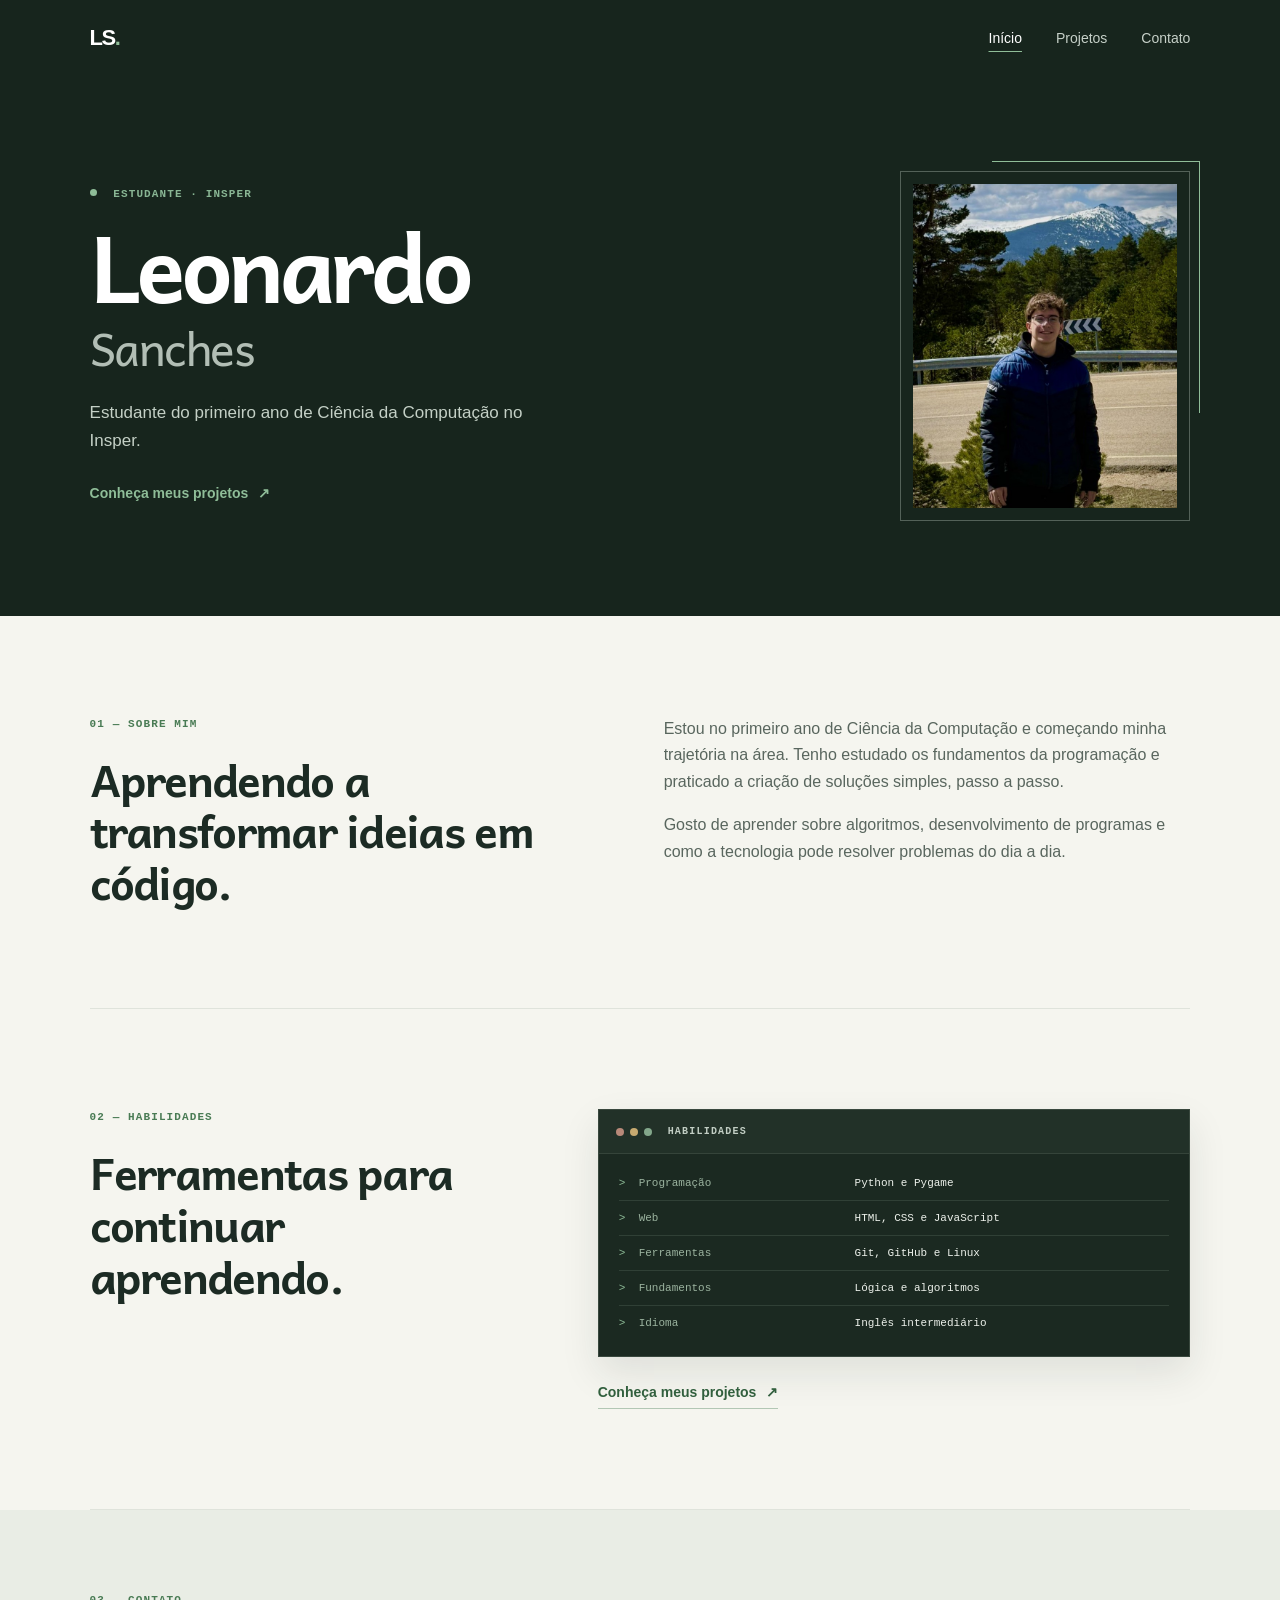
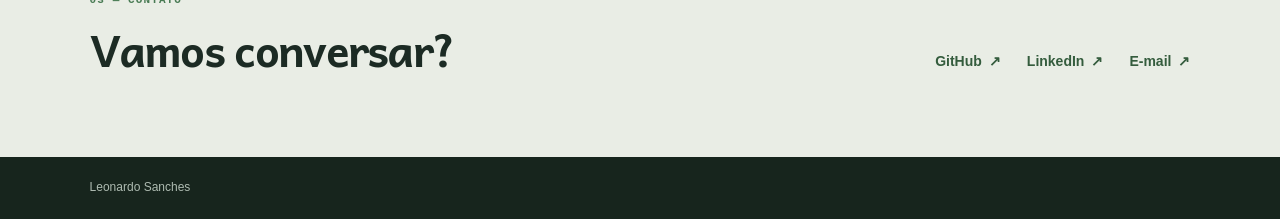
<file: index.html>
<!DOCTYPE html>
<html lang="pt-BR">
<head>
    <meta charset="UTF-8">
    <meta name="viewport" content="width=device-width, initial-scale=1.0">
    <meta name="description" content="Portfólio de Leonardo Sanches, estudante de Ciência da Computação no Insper.">
    <title>Leonardo Sanches — Portfólio</title>
    <link rel="stylesheet" href="style.css">
</head>
<body>
    <header class="site-header">
        <nav class="navigation" aria-label="Navegação principal">
            <a class="wordmark" href="index.html" aria-label="Leonardo Sanches, página inicial">LS<span>.</span></a>
            <ul class="navigation-links">
                <li><a href="index.html" aria-current="page">Início</a></li>
                <li><a href="projetos.html">Projetos</a></li>
                <li><a href="#contato">Contato</a></li>
            </ul>
        </nav>
    </header>

    <main>
        <section class="hero">
            <div class="hero-content">
                <p class="eyebrow"><span class="status-dot"></span> ESTUDANTE · INSPER</p>
                <h1>Leonardo <span>Sanches</span></h1>
                <p class="hero-description">Estudante do primeiro ano de Ciência da Computação no Insper.</p>
                <a class="text-link hero-link" href="projetos.html">Conheça meus projetos <span aria-hidden="true">↗</span></a>
            </div>
            <div class="portrait-frame">
                <img src="fotos/foto.jpeg" alt="Retrato de Leonardo Sanches">
            </div>
        </section>

        <section class="content-section about-section" id="sobre">
            <div class="section-heading">
                <p class="section-label">01 — SOBRE MIM</p>
                <h2>Aprendendo a transformar ideias em código.</h2>
            </div>
            <div class="about-copy">
                <p>Estou no primeiro ano de Ciência da Computação e começando minha trajetória na área. Tenho estudado os fundamentos da programação e praticado a criação de soluções simples, passo a passo.</p>
                <p>Gosto de aprender sobre algoritmos, desenvolvimento de programas e como a tecnologia pode resolver problemas do dia a dia.</p>
            </div>
        </section>

        <section class="content-section skills-section" id="habilidades">
            <div class="section-heading">
                <p class="section-label">02 — HABILIDADES</p>
                <h2>Ferramentas para continuar aprendendo.</h2>
            </div>
            <div class="skills-content">
                <div class="terminal" aria-label="Habilidades de Leonardo">
                    <div class="terminal-header">
                        <div class="terminal-controls" aria-hidden="true">
                            <span></span>
                            <span></span>
                            <span></span>
                        </div>
                        <p>HABILIDADES</p>
                    </div>
                    <ul class="terminal-list">
                        <li><span class="terminal-prompt" aria-hidden="true">&gt;</span><span class="terminal-category">Programação</span><span class="terminal-value">Python e Pygame</span></li>
                        <li><span class="terminal-prompt" aria-hidden="true">&gt;</span><span class="terminal-category">Web</span><span class="terminal-value">HTML, CSS e JavaScript</span></li>
                        <li><span class="terminal-prompt" aria-hidden="true">&gt;</span><span class="terminal-category">Ferramentas</span><span class="terminal-value">Git, GitHub e Linux</span></li>
                        <li><span class="terminal-prompt" aria-hidden="true">&gt;</span><span class="terminal-category">Fundamentos</span><span class="terminal-value">Lógica e algoritmos</span></li>
                        <li><span class="terminal-prompt" aria-hidden="true">&gt;</span><span class="terminal-category">Idioma</span><span class="terminal-value">Inglês intermediário</span></li>
                    </ul>
                </div>
                <a class="text-link skills-link" href="projetos.html">Conheça meus projetos <span aria-hidden="true">↗</span></a>
            </div>
        </section>

        <section class="contact-section" id="contato">
            <div>
                <p class="section-label">03 — CONTATO</p>
                <h2>Vamos conversar?</h2>
            </div>
            <ul class="contact-links">
                <li><a href="https://github.com/SanchesLPS" target="_blank" rel="noopener noreferrer">GitHub <span aria-hidden="true">↗</span></a></li>
                <li><a href="https://www.linkedin.com/in/leonardo-parpinelli-sanches-85a419358" target="_blank" rel="noopener noreferrer">LinkedIn <span aria-hidden="true">↗</span></a></li>
                <li><a href="mailto:leoparpis@gmail.com">E-mail <span aria-hidden="true">↗</span></a></li>
            </ul>
        </section>
    </main>

    <footer class="site-footer">
        <p>Leonardo Sanches</p>
    </footer>
</body>
</html>
</file>
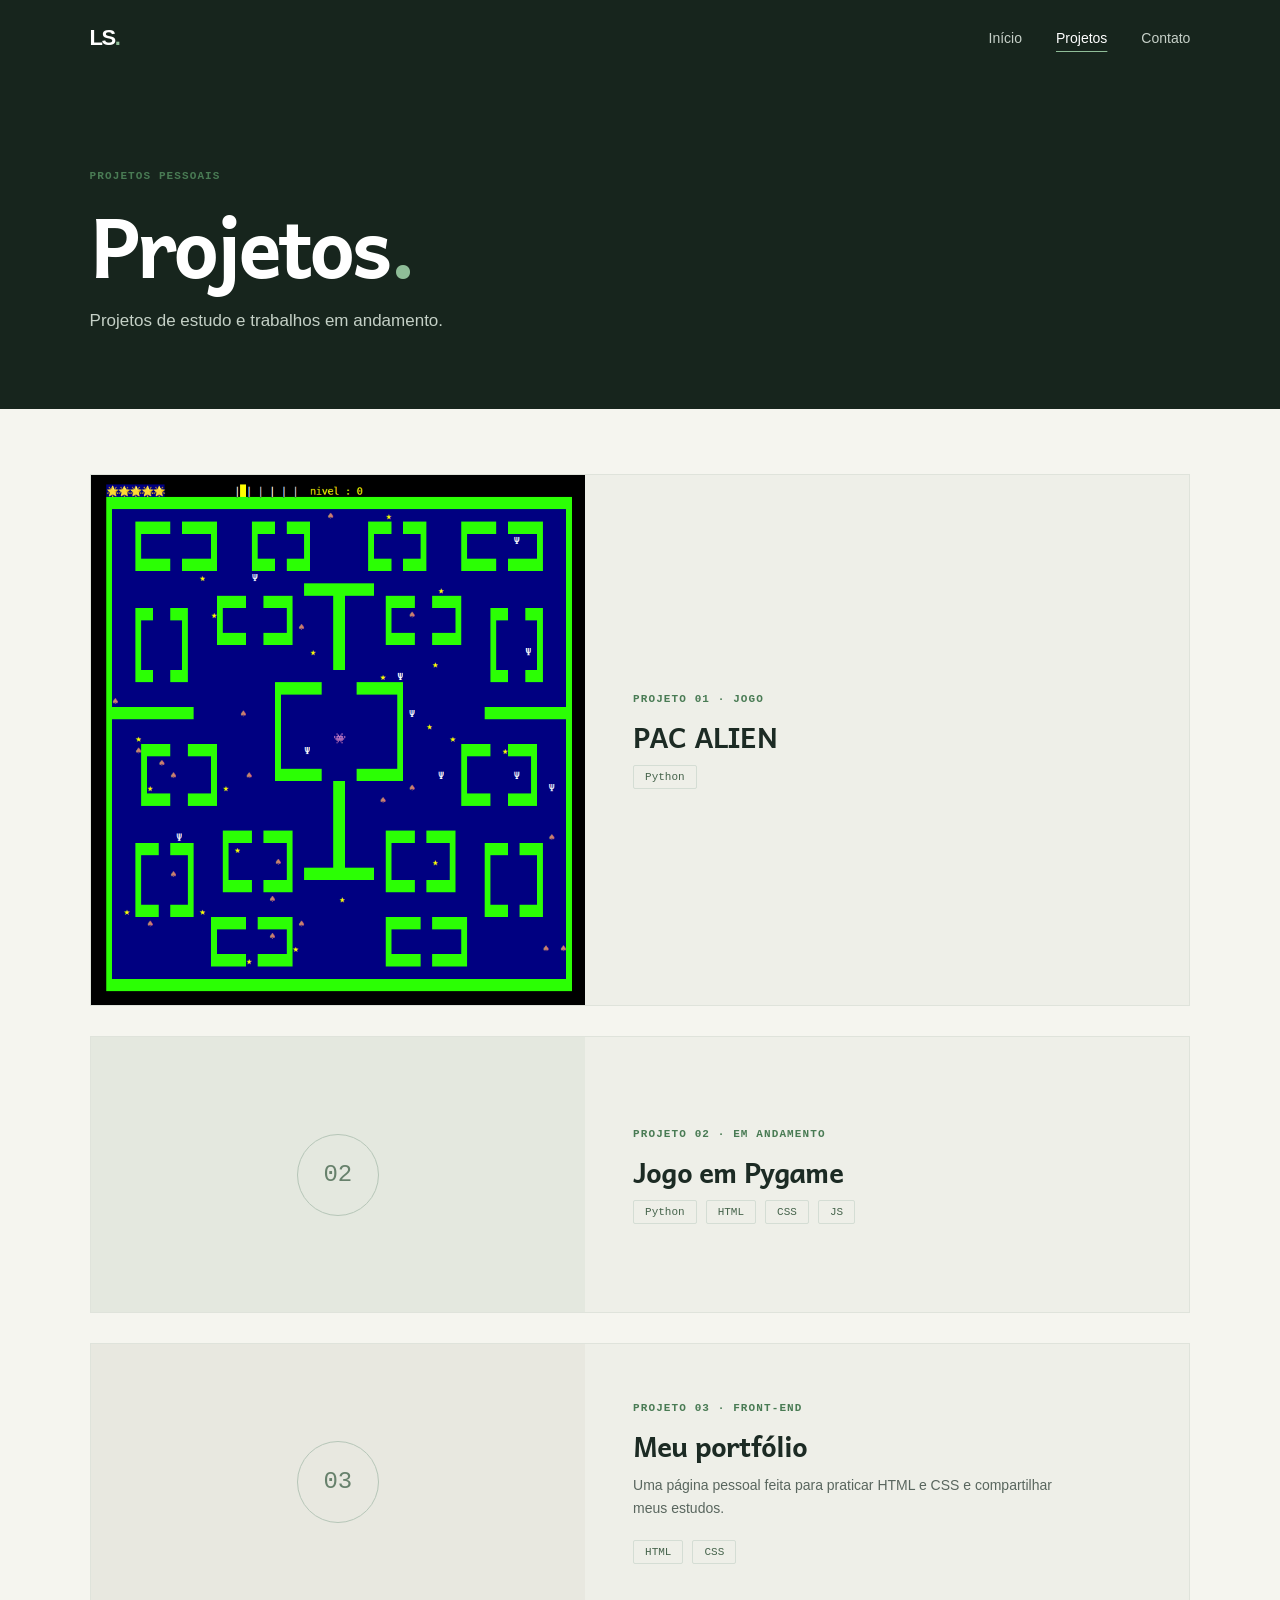
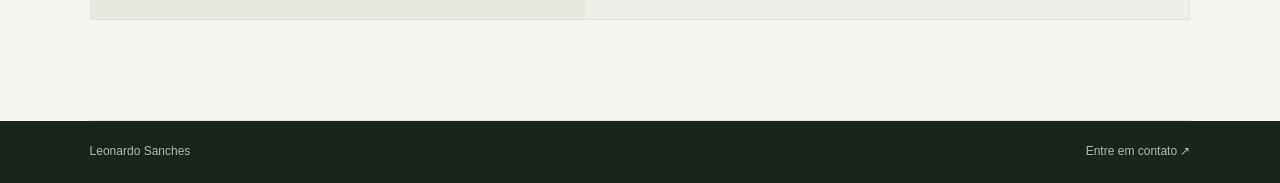
<file: projetos.html>
<!DOCTYPE html>
<html lang="pt-BR">
<head>
    <meta charset="UTF-8">
    <meta name="viewport" content="width=device-width, initial-scale=1.0">
    <meta name="description" content="Projetos de estudo de Leonardo Sanches, estudante de Ciência da Computação no Insper.">
    <title>Projetos — Leonardo Sanches</title>
    <link rel="stylesheet" href="style.css">
</head>
<body>
    <header class="site-header">
        <nav class="navigation" aria-label="Navegação principal">
            <a class="wordmark" href="index.html" aria-label="Leonardo Sanches, página inicial">LS<span>.</span></a>
            <ul class="navigation-links">
                <li><a href="index.html">Início</a></li>
                <li><a href="projetos.html" aria-current="page">Projetos</a></li>
                <li><a href="index.html#contato">Contato</a></li>
            </ul>
        </nav>
    </header>

    <main>
        <section class="projects-intro">
            <p class="section-label">PROJETOS PESSOAIS</p>
            <h1>Projetos<span>.</span></h1>
            <p>Projetos de estudo e trabalhos em andamento.</p>
        </section>

        <section class="content-section projects-section" aria-label="Lista de projetos">
            <article class="project-card">
                <div class="project-artwork">
                    <img src="fotos/PAC_ALIEN.png" alt="Arte do jogo PAC ALIEN">
                </div>
                <div class="project-information">
                    <p class="section-label">PROJETO 01 <span>·</span> JOGO</p>
                    <h2>PAC ALIEN</h2>
                    <ul class="technology-list">
                        <li>Python</li>
                    </ul>
                </div>
            </article>

            <article class="project-card">
                <div class="project-placeholder" aria-hidden="true"><span>02</span></div>
                <div class="project-information">
                    <p class="section-label">PROJETO 02 <span>·</span> EM ANDAMENTO</p>
                    <h2>Jogo em Pygame</h2>
                    <ul class="technology-list">
                        <li>Python</li>
                        <li>HTML</li>
                        <li>CSS</li>
                        <li>JS</li>
                    </ul>
                </div>
            </article>

            <article class="project-card">
                <div class="project-placeholder portfolio-placeholder" aria-hidden="true"><span>03</span></div>
                <div class="project-information">
                    <p class="section-label">PROJETO 03 <span>·</span> FRONT-END</p>
                    <h2>Meu portfólio</h2>
                    <p>Uma página pessoal feita para praticar HTML e CSS e compartilhar meus estudos.</p>
                    <ul class="technology-list">
                        <li>HTML</li>
                        <li>CSS</li>
                    </ul>
                </div>
            </article>
        </section>
    </main>

    <footer class="site-footer">
        <p><a href="index.html">Leonardo Sanches</a></p>
        <p><a href="index.html#contato">Entre em contato <span aria-hidden="true">↗</span></a></p>
    </footer>
</body>
</html>
</file>
<file: style.css>
@font-face {
    font-family: "Andika";
    src: url("Font/Andika/Andika-Regular.ttf") format("truetype");
    font-style: normal;
    font-weight: 400;
    font-display: swap;
}

@font-face {
    font-family: "Andika";
    src: url("Font/Andika/Andika-Bold.ttf") format("truetype");
    font-style: normal;
    font-weight: 700;
    font-display: swap;
}

:root {
    color-scheme: light;
    --ink: #1c2b24;
    --ink-soft: #59665e;
    --forest: #17251d;
    --forest-light: #223128;
    --green: #8fbd98;
    --green-muted: #89b694;
    --green-dark: #315f3d;
    --paper: #f5f5ef;
    --surface: #eeefe8;
    --surface-green: #e9ede5;
    --line: #dfe3db;
    --mono: "SFMono-Regular", Consolas, "Liberation Mono", monospace;
    --sans: "Segoe UI", "Helvetica Neue", Arial, sans-serif;
    --display: "Andika", "Segoe UI", sans-serif;
    --content-width: 1120px;
    --content-gutter: 7%;
}

* { box-sizing: border-box; }
html { scroll-behavior: smooth; }
body {
    margin: 0;
    background: var(--paper);
    color: var(--ink);
    font: 16px/1.65 var(--sans);
}

a { color: inherit; text-decoration: none; }
a:focus-visible { outline: 2px solid var(--green); outline-offset: 5px; }

.site-header,
.hero,
.projects-intro,
.site-footer { background: var(--forest); }

.site-header,
.hero,
.projects-intro { color: #fff; }

.navigation {
    display: flex;
    align-items: center;
    justify-content: space-between;
    width: min(var(--content-width), 86%);
    min-height: 76px;
    margin: 0 auto;
}

.wordmark {
    font-size: 22px;
    font-weight: 750;
    letter-spacing: -1.5px;
}

.wordmark span,
.projects-intro h1 span { color: var(--green); }

.navigation-links {
    display: flex;
    gap: 34px;
    margin: 0;
    padding: 0;
    list-style: none;
}

.navigation-links a {
    color: #c6d0c8;
    font-size: 14px;
    transition: color 160ms ease;
}

.navigation-links a:hover,
.navigation-links [aria-current="page"] { color: #fff; }

.navigation-links [aria-current="page"] {
    text-decoration: underline;
    text-decoration-color: var(--green);
    text-underline-offset: 8px;
}

.hero {
    display: flex;
    align-items: center;
    justify-content: space-between;
    gap: 56px;
    min-height: 540px;
    padding: 72px max(var(--content-gutter), calc((100% - var(--content-width)) / 2));
    overflow: hidden;
}

.hero-content { max-width: 620px; }

.eyebrow,
.section-label {
    margin: 0 0 18px;
    color: var(--green-muted);
    font: 700 11px/1.5 var(--mono);
    letter-spacing: 1.1px;
}

.section-label {
    margin-bottom: 20px;
    color: #497b54;
}

.status-dot {
    display: inline-block;
    width: 7px;
    height: 7px;
    margin: 0 9px 1px 0;
    border-radius: 50%;
    background: var(--green);
}

.hero h1 {
    margin: 0;
    font: 650 clamp(54px, 8vw, 92px)/0.98 var(--display);
    letter-spacing: -5px;
}

.hero h1 span {
    display: block;
    margin-top: 14px;
    color: #b2beb5;
    font-size: 0.5em;
    font-weight: 400;
    letter-spacing: -1.5px;
}

.hero-description {
    max-width: 470px;
    margin: 29px 0 25px;
    color: #c4d0c6;
    font-size: 17px;
}

.text-link {
    display: inline-flex;
    align-items: center;
    gap: 10px;
    color: var(--green-dark);
    font-size: 14px;
    font-weight: 650;
}

.text-link span,
.contact-links span { transition: transform 160ms ease; }

.text-link:hover span,
.contact-links a:hover span { transform: translate(3px, -2px); }

.hero-link { color: var(--green); }

.portrait-frame {
    position: relative;
    flex: 0 0 290px;
    width: 290px;
    height: 350px;
    padding: 12px;
    border: 1px solid #536158;
}

.portrait-frame::before {
    position: absolute;
    top: -11px;
    right: -11px;
    width: 72%;
    height: 72%;
    border-top: 1px solid var(--green);
    border-right: 1px solid var(--green);
    content: "";
}

.portrait-frame img,
.project-artwork img {
    display: block;
    width: 100%;
    height: 100%;
    object-fit: cover;
}

.content-section {
    width: min(var(--content-width), 86%);
    margin: 0 auto;
    padding: 100px 0;
    border-bottom: 1px solid var(--line);
}

.about-section,
.skills-section {
    display: grid;
    align-items: start;
}

.about-section { grid-template-columns: 0.9fr 1fr; gap: 100px; }
.skills-section { grid-template-columns: 0.85fr 1.15fr; gap: 70px; }

.section-heading h2,
.contact-section h2 {
    margin: 0;
    font: 550 clamp(30px, 4vw, 44px)/1.18 var(--display);
    letter-spacing: -1.7px;
}

.about-copy {
    max-width: 540px;
    color: var(--ink-soft);
}

.about-copy p { margin: 0 0 17px; }
.skills-section .section-heading h2 { max-width: 390px; }

.skills-content {
    display: grid;
    justify-items: start;
    gap: 24px;
}

.terminal {
    width: 100%;
    overflow: hidden;
    border: 1px solid #39483e;
    background: #1b2921;
    box-shadow: 0 16px 36px rgb(28 43 36 / 10%);
}

.terminal-header {
    display: flex;
    align-items: center;
    gap: 16px;
    min-height: 44px;
    padding: 0 17px;
    border-bottom: 1px solid #35443a;
    background: var(--forest-light);
}

.terminal-controls { display: flex; gap: 6px; }

.terminal-controls span {
    width: 8px;
    height: 8px;
    border-radius: 50%;
    background: #718276;
}

.terminal-controls span:first-child { background: #b88979; }
.terminal-controls span:nth-child(2) { background: #c7aa70; }
.terminal-controls span:last-child { background: #83a78b; }

.terminal-header p {
    margin: 0;
    color: #c2cec4;
    font: 700 10px var(--mono);
    letter-spacing: 1.2px;
}

.terminal-list {
    display: grid;
    margin: 0;
    padding: 12px 20px 16px;
    list-style: none;
}

.terminal-list li {
    display: grid;
    grid-template-columns: 14px minmax(78px, 0.8fr) 1.2fr;
    align-items: baseline;
    gap: 6px;
    padding: 11px 0;
    border-bottom: 1px solid #304036;
    font: 11px var(--mono);
    overflow-wrap: anywhere;
}

.terminal-list li:last-child { border-bottom: 0; }
.terminal-prompt { color: var(--green); }
.terminal-category { color: #9bb39f; }
.terminal-value { color: #edf1eb; }

.skills-link {
    padding-bottom: 4px;
    border-bottom: 1px solid #b2c7b4;
}

.contact-section {
    display: flex;
    align-items: end;
    justify-content: space-between;
    gap: 48px;
    padding: 82px max(var(--content-gutter), calc((100% - var(--content-width)) / 2));
    background: var(--surface-green);
}

.contact-section .section-label { margin-bottom: 14px; }

.contact-links {
    display: flex;
    gap: 26px;
    margin: 0;
    padding: 0;
    list-style: none;
}

.contact-links a {
    display: inline-flex;
    align-items: center;
    gap: 7px;
    color: #345c3d;
    font-size: 14px;
    font-weight: 600;
}

.site-footer {
    display: flex;
    justify-content: space-between;
    gap: 20px;
    padding: 21px var(--content-gutter);
    color: #aebbb1;
    font-size: 12px;
}

.site-footer p { margin: 0; }
.site-footer a:hover { color: #fff; }

.projects-intro {
    padding: 92px max(var(--content-gutter), calc((100% - var(--content-width)) / 2)) 74px;
}

.projects-intro .section-label { margin-bottom: 18px; }

.projects-intro h1 {
    margin: 0;
    font: 600 clamp(54px, 8vw, 82px)/1 var(--display);
    letter-spacing: -4px;
}

.projects-intro > p:last-child {
    max-width: 510px;
    margin: 22px 0 0;
    color: #c4d0c6;
    font-size: 17px;
}

.projects-section {
    display: grid;
    gap: 30px;
    padding-top: 65px;
}

.project-card {
    display: grid;
    grid-template-columns: 0.9fr 1.1fr;
    min-height: 275px;
    border: 1px solid var(--line);
    background: var(--surface);
}

.project-artwork,
.project-placeholder {
    display: grid;
    min-height: 275px;
    place-items: center;
    overflow: hidden;
    background: #dce3d7;
}

.project-information { align-self: center; padding: 38px 48px; }
.project-information .section-label { margin-bottom: 13px; }

.project-information h2 {
    margin: 0 0 11px;
    font: 550 28px/1.2 var(--display);
    letter-spacing: -0.8px;
}

.project-information > p:not(.section-label) {
    max-width: 450px;
    margin: 0 0 20px;
    color: var(--ink-soft);
    font-size: 14px;
}

.technology-list {
    display: flex;
    flex-wrap: wrap;
    gap: 9px;
    margin: 0;
    padding: 0;
    list-style: none;
}

.technology-list li {
    padding: 5px 11px;
    border: 1px solid #d4ddd4;
    border-radius: 2px;
    color: #45634b;
    font: 11px var(--mono);
}

.project-placeholder { background: #e4e8df; color: #67816c; }

.project-placeholder span {
    display: grid;
    width: 82px;
    height: 82px;
    place-items: center;
    border: 1px solid #b6c6b8;
    border-radius: 50%;
    font: 24px var(--mono);
}

.portfolio-placeholder { background: #e8e8e0; }

@media (max-width: 760px) {
    .hero { gap: 34px; min-height: 480px; padding-top: 65px; padding-bottom: 80px; }
    .portrait-frame { flex-basis: 220px; width: 220px; height: 280px; }
    .about-section { gap: 48px; }
    .skills-section { grid-template-columns: 1fr; gap: 28px; }
    .project-information { padding: 30px; }
    .contact-section { align-items: flex-start; flex-direction: column; gap: 28px; }
}

@media (max-width: 560px) {
    .navigation { width: 88%; min-height: 68px; }
    .navigation-links { gap: 20px; }
    .navigation-links a { font-size: 13px; }

    .hero {
        align-items: flex-start;
        flex-direction: column-reverse;
        gap: 34px;
        padding: 42px 7% 68px;
    }

    .hero h1 { font-size: clamp(54px, 15vw, 76px); letter-spacing: -3px; }
    .hero h1 span { margin-top: 9px; }
    .hero-description { margin-top: 20px; font-size: 16px; }
    .portrait-frame { flex-basis: auto; width: 170px; height: 205px; margin-left: auto; }
    .content-section { padding: 70px 0; }
    .about-section { grid-template-columns: 1fr; gap: 28px; }
    .section-heading h2, .contact-section h2 { font-size: 32px; }
    .project-card { grid-template-columns: 1fr; }
    .contact-section { padding: 64px 7%; }
    .contact-links { flex-wrap: wrap; gap: 14px 24px; }
    .site-footer { padding: 20px 7%; }
    .projects-intro { padding: 70px 7% 58px; }
    .projects-intro h1 { font-size: 62px; letter-spacing: -3px; }
    .projects-section { gap: 22px; padding-top: 44px; }
    .project-artwork, .project-placeholder { min-height: 220px; max-height: 270px; }
    .project-information { padding: 26px; }
}

@media (prefers-reduced-motion: reduce) {
    html { scroll-behavior: auto; }
    *, *::before, *::after { transition-duration: 0.01ms !important; }
}
</file>
